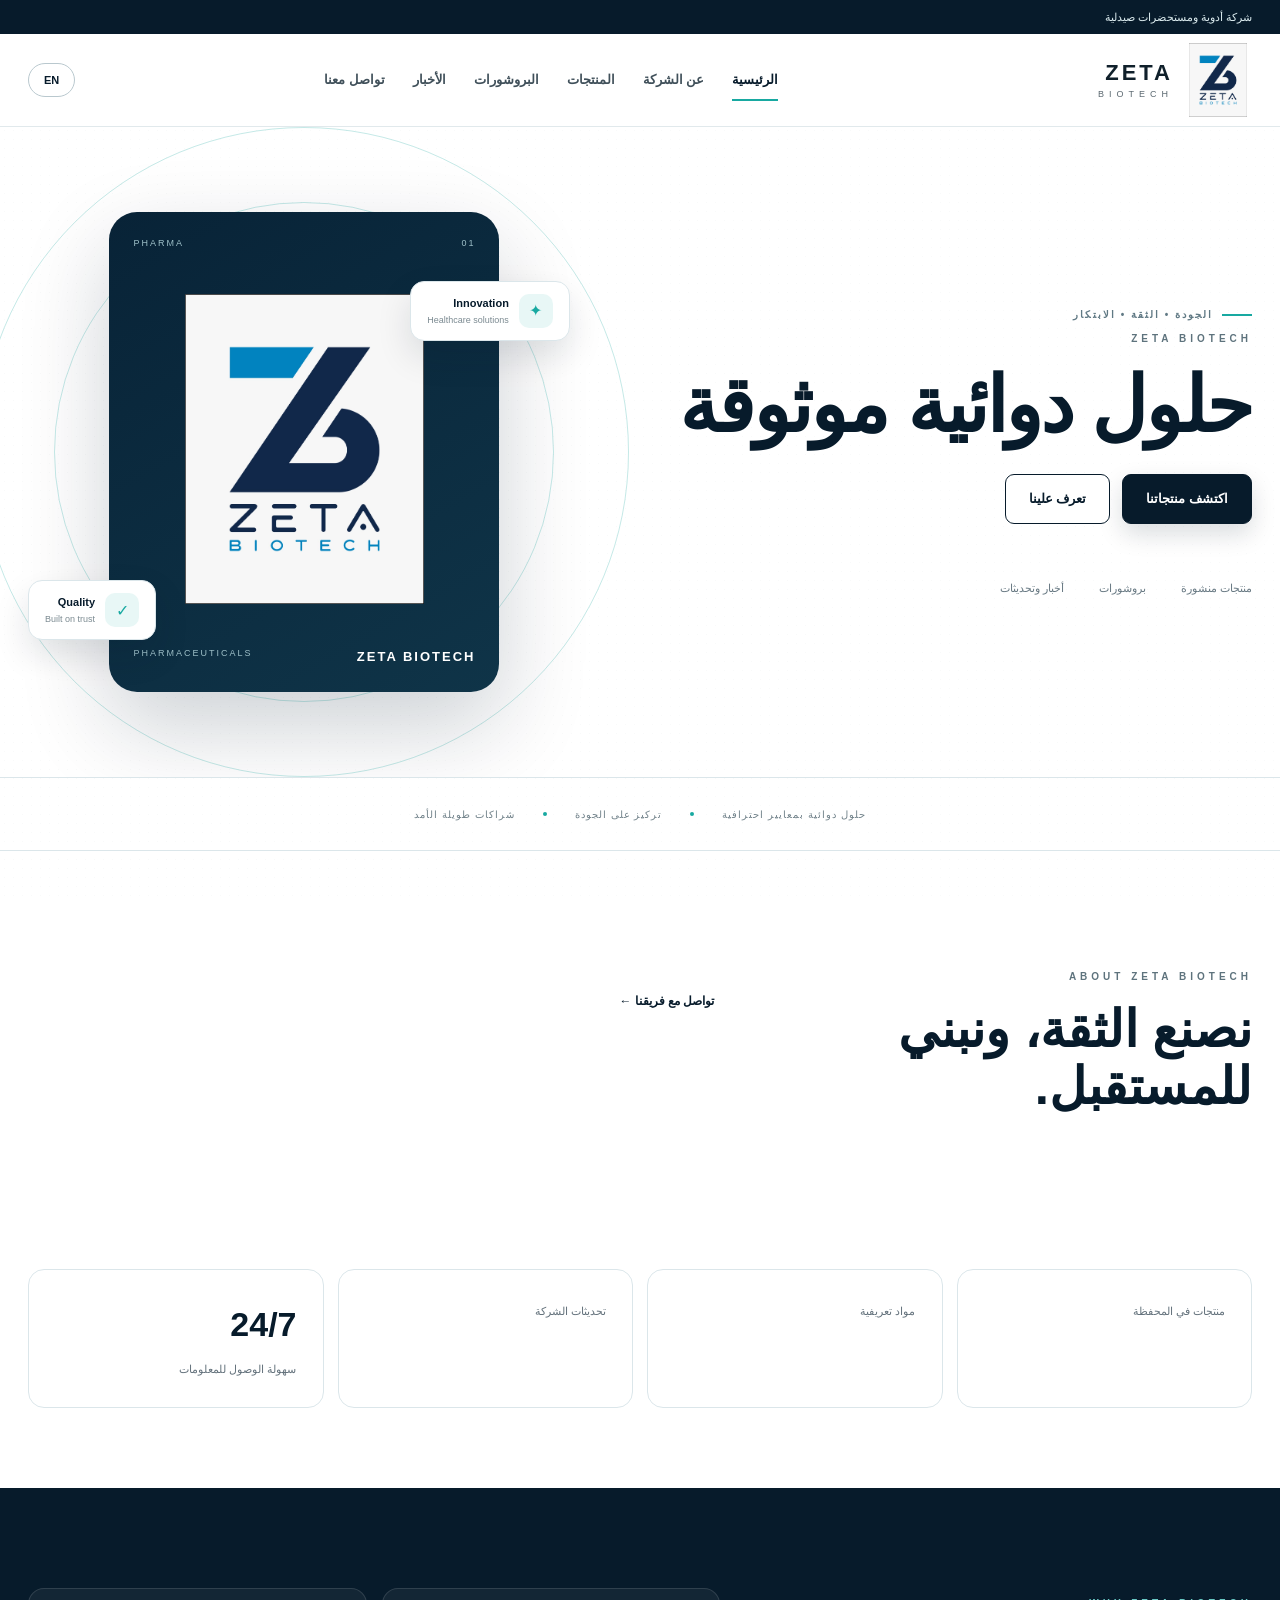
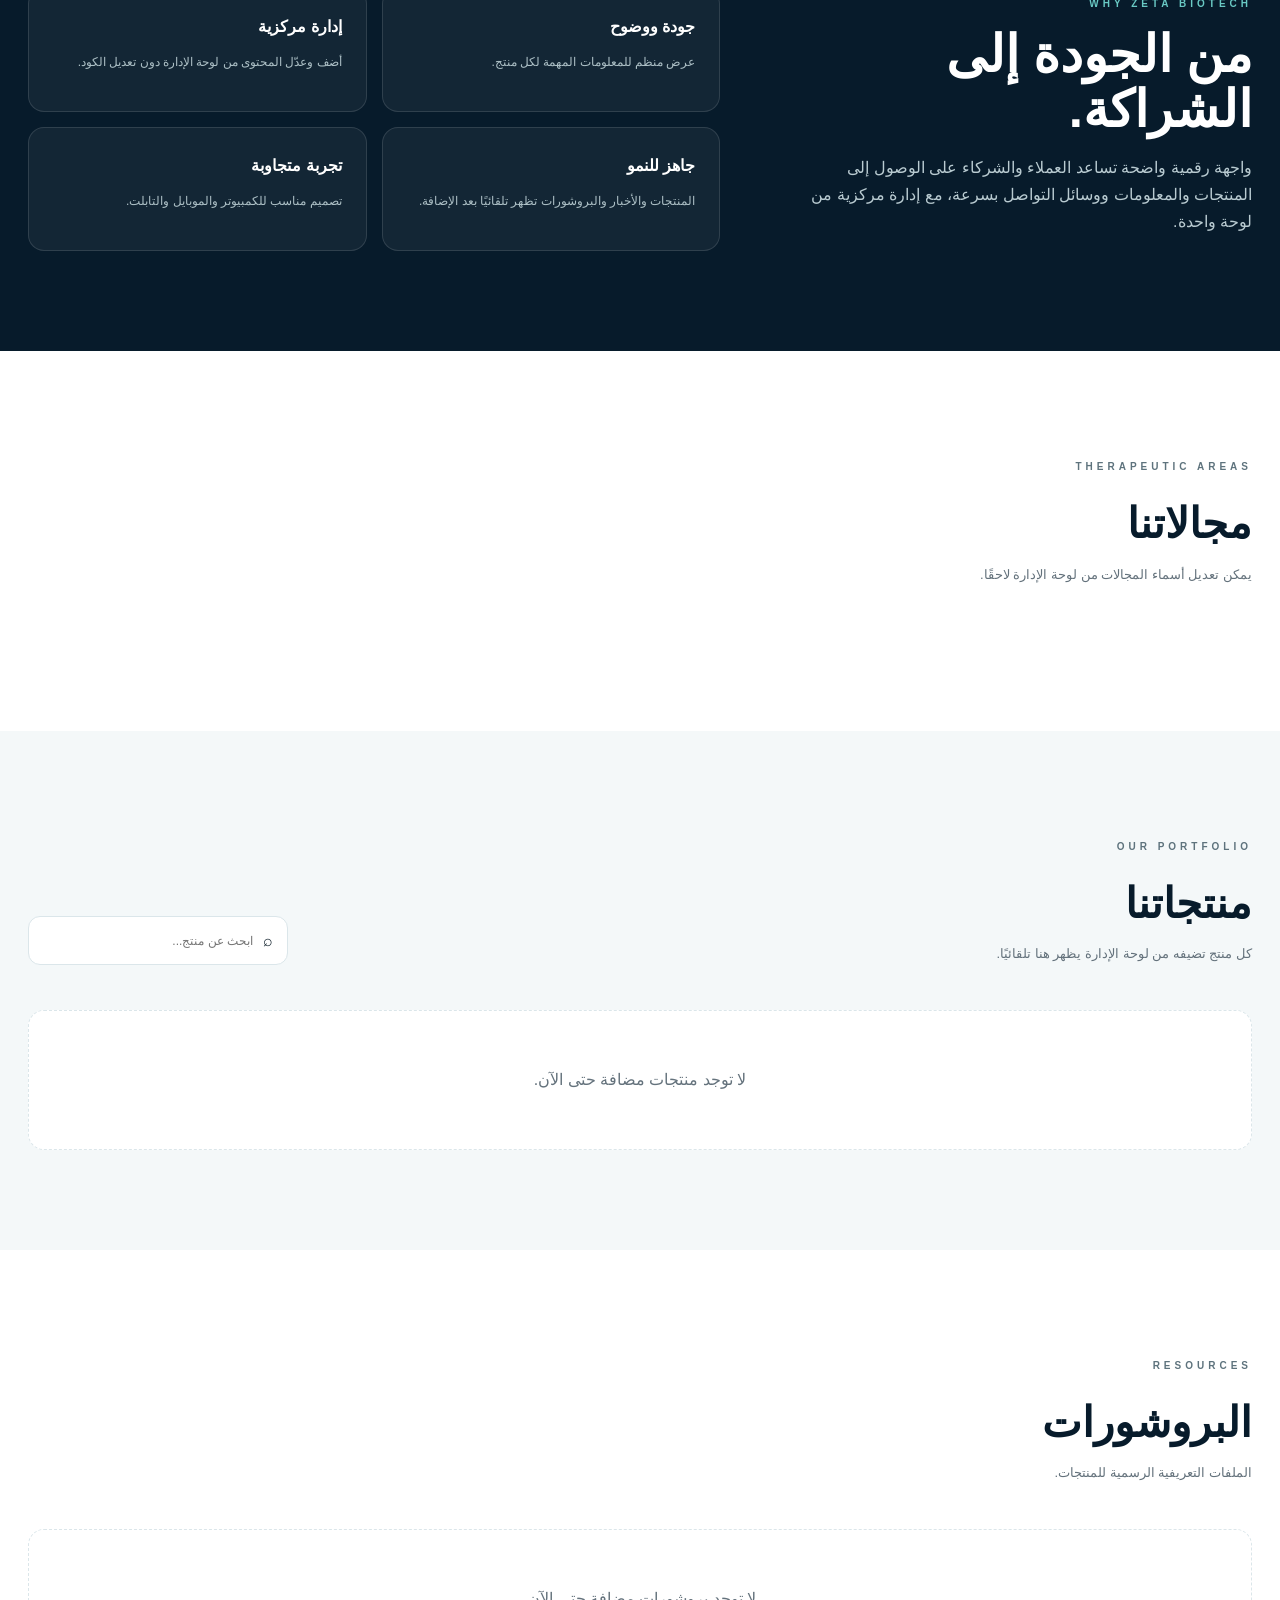
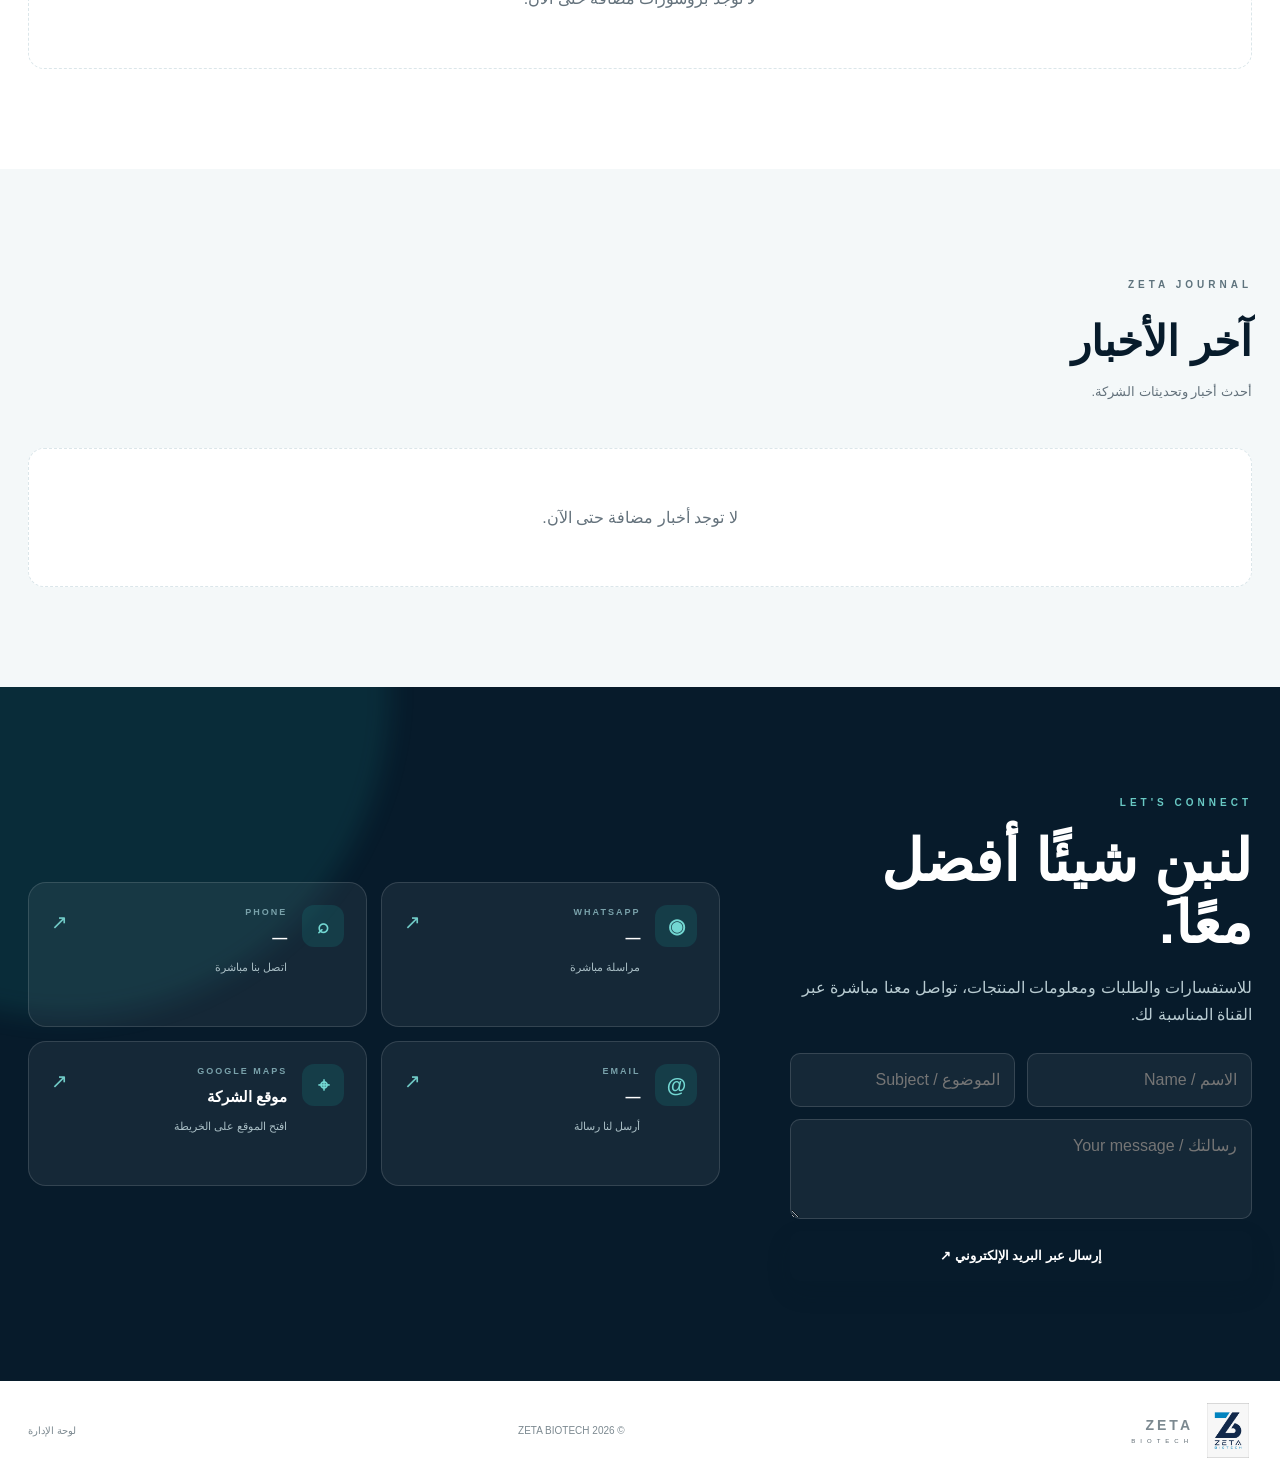
<file: index.html>
<!doctype html><html lang="ar" dir="rtl"><head><meta charset="utf-8"><meta name="viewport" content="width=device-width,initial-scale=1"><meta name="description" id="metaDescription" content="ZETA BIOTECH — شركة أدوية وحلول صحية"><meta name="robots" content="index,follow"><meta name="author" content="ZETA BIOTECH"><link rel="canonical" href="https://zeta-biotech.zeta-biotech.workers.dev/"><meta name="theme-color" content="#071b2b"><meta property="og:type" content="website"><meta property="og:url" content="https://zeta-biotech.zeta-biotech.workers.dev/"><meta property="og:title" content="ZETA BIOTECH"><meta property="og:description" id="ogDescription" content="ZETA BIOTECH — Pharmaceuticals Company"><meta property="og:image" content="https://zeta-biotech.zeta-biotech.workers.dev/WhatsApp%20Image%202026-09-03%20at%2011.11.04%20PM.jpeg"><meta name="twitter:card" content="summary_large_image"><title id="pageTitle">ZETA BIOTECH</title><link rel="icon" href="/WhatsApp%20Image%202026-09-03%20at%2011.11.04%20PM.jpeg"><link rel="manifest" href="/site.webmanifest"><link rel="stylesheet" href="styles.css"><script type="application/ld+json" id="orgSchema">{"@context":"https://schema.org","@type":"Organization","name":"ZETA BIOTECH","url":"https://zeta-biotech.zeta-biotech.workers.dev/","logo":"https://zeta-biotech.zeta-biotech.workers.dev/WhatsApp%20Image%202026-09-03%20at%2011.11.04%20PM.jpeg"}</script></head><body><div class="topbar"><div class="container topbar-inner"><span data-ar="شركة أدوية ومستحضرات صيدلية" data-en="Pharmaceutical & Healthcare Company">شركة أدوية ومستحضرات صيدلية</span><span id="topContact"></span></div></div><header class="header"><div class="container header-inner"><a class="logo" href="#home"><img src="/WhatsApp%20Image%202026-09-03%20at%2011.11.04%20PM.jpeg" alt="ZETA BIOTECH"><span><b>ZETA</b><small>BIOTECH</small></span></a><button class="menu" id="menu" aria-label="Menu">☰</button><nav id="nav"><a class="active" href="#home" data-ar="الرئيسية" data-en="Home">الرئيسية</a><a href="#about" data-ar="عن الشركة" data-en="About">عن الشركة</a><a href="#products" data-ar="المنتجات" data-en="Products">المنتجات</a><a href="#brochures" data-ar="البروشورات" data-en="Brochures">البروشورات</a><a href="#news" data-ar="الأخبار" data-en="News">الأخبار</a><a href="#contact" data-ar="تواصل معنا" data-en="Contact">تواصل معنا</a></nav><button class="language" id="language">EN</button></div></header><main><section class="hero" id="home"><div class="container hero-grid"><div class="hero-copy"><div class="eyebrow"><span></span><span data-ar="الجودة • الثقة • الابتكار" data-en="QUALITY • TRUST • INNOVATION">الجودة • الثقة • الابتكار</span></div><span class="kicker">ZETA BIOTECH</span><h1 id="heroTitle">حلول دوائية موثوقة</h1><p id="heroText">نضع الجودة والاحترافية في قلب كل منتج.</p><div class="hero-actions"><a class="btn primary" href="#products" data-ar="اكتشف منتجاتنا" data-en="Explore Products">اكتشف منتجاتنا <span>←</span></a><a class="btn ghost" href="#about" data-ar="تعرف علينا" data-en="Discover ZETA">تعرف علينا</a></div><div class="hero-stats"><div><b id="heroProducts">0</b><span data-ar="منتجات منشورة" data-en="Published products">منتجات منشورة</span></div><div><b id="heroBrochures">0</b><span data-ar="بروشورات" data-en="Brochures">بروشورات</span></div><div><b id="heroNews">0</b><span data-ar="أخبار وتحديثات" data-en="News & updates">أخبار وتحديثات</span></div></div></div><div class="hero-visual"><div class="visual-orbit orbit-a"></div><div class="visual-orbit orbit-b"></div><div class="visual-card"><div class="visual-top"><span>01</span><span>PHARMA</span></div><img src="/WhatsApp%20Image%202026-09-03%20at%2011.11.04%20PM.jpeg" alt="ZETA BIOTECH"><div class="visual-bottom"><b>ZETA BIOTECH</b><span>PHARMACEUTICALS</span></div></div><div class="floating-chip chip-one"><span>✦</span><div><b>Innovation</b><small>Healthcare solutions</small></div></div><div class="floating-chip chip-two"><span>✓</span><div><b>Quality</b><small>Built on trust</small></div></div></div></div></section><section class="trust-strip"><div class="container trust-inner"><span data-ar="حلول دوائية بمعايير احترافية" data-en="Professional pharmaceutical solutions">حلول دوائية بمعايير احترافية</span><i></i><span data-ar="تركيز على الجودة" data-en="Quality focused">تركيز على الجودة</span><i></i><span data-ar="شراكات طويلة الأمد" data-en="Long-term partnerships">شراكات طويلة الأمد</span></div></section><section class="intro" id="about"><div class="container split"><div class="section-title"><span class="kicker">ABOUT ZETA BIOTECH</span><h2 data-ar="نصنع الثقة، ونبني للمستقبل." data-en="Building trust. Creating the future.">نصنع الثقة، ونبني للمستقبل.</h2></div><div class="intro-copy"><p id="aboutText">أضف نبذة شركتك من لوحة الإدارة.</p><a class="text-link" href="#contact" data-ar="تواصل مع فريقنا ←" data-en="Talk to our team →">تواصل مع فريقنا ←</a></div></div></section><section class="stats-section"><div class="container stats-grid"><div class="stat-box"><b id="statProducts">0</b><span data-ar="منتجات في المحفظة" data-en="Products in portfolio">منتجات في المحفظة</span></div><div class="stat-box"><b id="statBrochures">0</b><span data-ar="مواد تعريفية" data-en="Product resources">مواد تعريفية</span></div><div class="stat-box"><b id="statNews">0</b><span data-ar="تحديثات الشركة" data-en="Company updates">تحديثات الشركة</span></div><div class="stat-box"><b>24/7</b><span data-ar="سهولة الوصول للمعلومات" data-en="Information access">سهولة الوصول للمعلومات</span></div></div></section><section class="why"><div class="container why-grid"><div><span class="kicker" style="color:#69c9c4">WHY ZETA BIOTECH</span><h2 data-ar="من الجودة إلى الشراكة." data-en="From quality to partnership.">من الجودة إلى الشراكة.</h2><p class="why-copy" data-ar="واجهة رقمية واضحة تساعد العملاء والشركاء على الوصول إلى المنتجات والمعلومات ووسائل التواصل بسرعة، مع إدارة مركزية من لوحة واحدة." data-en="A clear digital experience that helps customers and partners reach products, information and contact channels quickly, managed centrally from one dashboard.">واجهة رقمية واضحة تساعد العملاء والشركاء على الوصول إلى المنتجات والمعلومات ووسائل التواصل بسرعة، مع إدارة مركزية من لوحة واحدة.</p></div><div class="why-list"><div class="why-item"><b data-ar="جودة ووضوح" data-en="Quality & clarity">جودة ووضوح</b><span data-ar="عرض منظم للمعلومات المهمة لكل منتج." data-en="Structured presentation of essential product information.">عرض منظم للمعلومات المهمة لكل منتج.</span></div><div class="why-item"><b data-ar="إدارة مركزية" data-en="Central management">إدارة مركزية</b><span data-ar="أضف وعدّل المحتوى من لوحة الإدارة دون تعديل الكود." data-en="Add and edit content from the admin panel without changing code.">أضف وعدّل المحتوى من لوحة الإدارة دون تعديل الكود.</span></div><div class="why-item"><b data-ar="جاهز للنمو" data-en="Built to scale">جاهز للنمو</b><span data-ar="المنتجات والأخبار والبروشورات تظهر تلقائيًا بعد الإضافة." data-en="Products, news and brochures appear automatically after publishing.">المنتجات والأخبار والبروشورات تظهر تلقائيًا بعد الإضافة.</span></div><div class="why-item"><b data-ar="تجربة متجاوبة" data-en="Responsive experience">تجربة متجاوبة</b><span data-ar="تصميم مناسب للكمبيوتر والموبايل والتابلت." data-en="Designed for desktop, tablet and mobile.">تصميم مناسب للكمبيوتر والموبايل والتابلت.</span></div></div></div></section><section class="areas"><div class="container"><div class="section-head"><div><span class="kicker">THERAPEUTIC AREAS</span><h2 data-ar="مجالاتنا" data-en="Our Focus Areas">مجالاتنا</h2><p data-ar="يمكن تعديل أسماء المجالات من لوحة الإدارة لاحقًا." data-en="Focus areas can be customized from the admin panel later.">يمكن تعديل أسماء المجالات من لوحة الإدارة لاحقًا.</p></div></div><div class="areas-grid" id="areasGrid"></div></div></section><section class="section gray" id="products"><div class="container"><div class="section-head"><div><span class="kicker">OUR PORTFOLIO</span><h2 data-ar="منتجاتنا" data-en="Our Products">منتجاتنا</h2><p data-ar="كل منتج تضيفه من لوحة الإدارة يظهر هنا تلقائيًا." data-en="Every product added from the admin panel appears here automatically.">كل منتج تضيفه من لوحة الإدارة يظهر هنا تلقائيًا.</p></div><div class="search"><span>⌕</span><input id="productSearch" type="search" placeholder="ابحث عن منتج..." aria-label="Product search"></div></div><div class="grid" id="productsGrid"></div></div></section><section class="section" id="brochures"><div class="container"><div class="section-head"><div><span class="kicker">RESOURCES</span><h2 data-ar="البروشورات" data-en="Brochures">البروشورات</h2><p data-ar="الملفات التعريفية الرسمية للمنتجات." data-en="Official product resources.">الملفات التعريفية الرسمية للمنتجات.</p></div></div><div class="grid" id="brochuresGrid"></div></div></section><section class="section gray" id="news"><div class="container"><div class="section-head"><div><span class="kicker">ZETA JOURNAL</span><h2 data-ar="آخر الأخبار" data-en="Latest News">آخر الأخبار</h2><p data-ar="أحدث أخبار وتحديثات الشركة." data-en="Company news and updates.">أحدث أخبار وتحديثات الشركة.</p></div></div><div class="grid" id="newsGrid"></div></div></section><section class="contact" id="contact"><div class="contact-glow"></div><div class="container"><div class="contact-card"><div class="contact-copy"><span class="kicker">LET'S CONNECT</span><h2 data-ar="لنبنِ شيئًا أفضل معًا." data-en="Let's build something better together.">لنبنِ شيئًا أفضل معًا.</h2><p data-ar="للاستفسارات والطلبات ومعلومات المنتجات، تواصل معنا مباشرة عبر القناة المناسبة لك." data-en="For inquiries, orders and product information, reach us directly through the channel that suits you.">للاستفسارات والطلبات ومعلومات المنتجات، تواصل معنا مباشرة عبر القناة المناسبة لك.</p><form class="contact-form" id="contactForm"><input id="contactName" required placeholder="الاسم / Name"><input id="contactSubject" placeholder="الموضوع / Subject"><textarea id="contactMessage" required placeholder="رسالتك / Your message"></textarea><button class="btn primary" type="submit" data-ar="إرسال عبر البريد الإلكتروني ↗" data-en="Send by email ↗">إرسال عبر البريد الإلكتروني ↗</button></form></div><div class="contact-cards"><a class="contact-item whatsapp-card" id="whatsappLink" target="_blank" rel="noopener"><span class="contact-icon">◉</span><div><span class="contact-label">WHATSAPP</span><b id="whatsapp">—</b><small data-ar="مراسلة مباشرة" data-en="Start a conversation">مراسلة مباشرة</small></div><em>↗</em></a><a class="contact-item phone-card" id="phoneLink"><span class="contact-icon">⌕</span><div><span class="contact-label">PHONE</span><b id="phone">—</b><small data-ar="اتصل بنا مباشرة" data-en="Call us directly">اتصل بنا مباشرة</small></div><em>↗</em></a><a class="contact-item email-card" id="emailLink"><span class="contact-icon">@</span><div><span class="contact-label">EMAIL</span><b id="email">—</b><small data-ar="أرسل لنا رسالة" data-en="Send us an email">أرسل لنا رسالة</small></div><em>↗</em></a><a class="contact-item maps-card" id="mapsLink" target="_blank" rel="noopener"><span class="contact-icon">⌖</span><div><span class="contact-label">GOOGLE MAPS</span><b data-ar="موقع الشركة" data-en="Company Location">موقع الشركة</b><small data-ar="افتح الموقع على الخريطة" data-en="Open location on map">افتح الموقع على الخريطة</small></div><em>↗</em></a></div></div></div></section></main><footer><div class="container footer-inner"><div class="logo footer-logo"><img src="/WhatsApp%20Image%202026-09-03%20at%2011.11.04%20PM.jpeg" alt=""><span><b>ZETA</b><small>BIOTECH</small></span></div><div class="footer-copy"><span>© <span id="year"></span> ZETA BIOTECH</span><span id="footerText">جميع الحقوق محفوظة</span></div><a href="admin/" data-ar="لوحة الإدارة" data-en="Admin">لوحة الإدارة</a></div></footer><script src="app.js"></script></body></html>
</file>
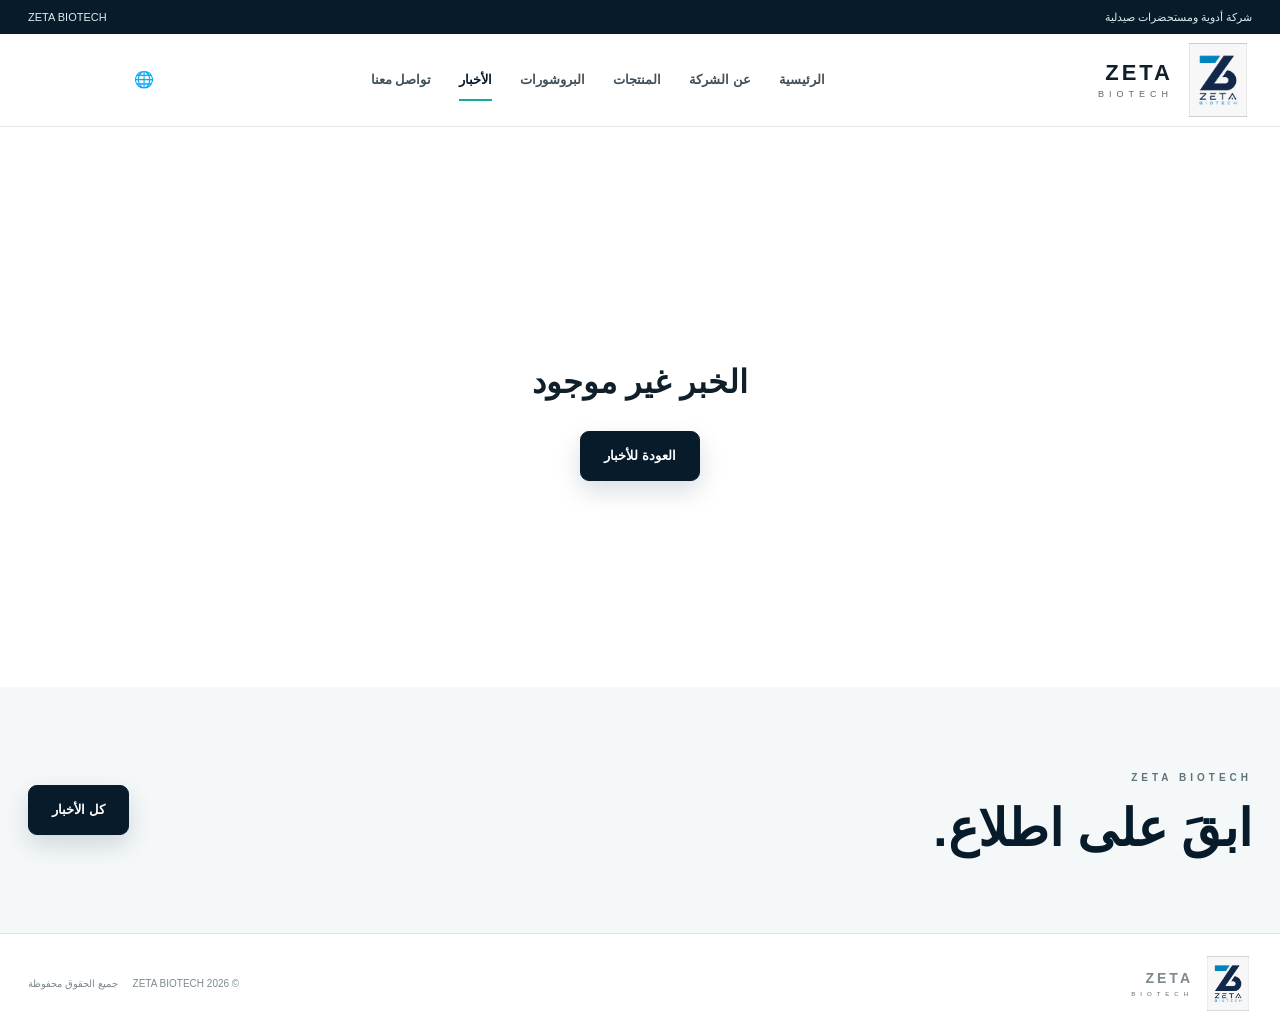
<file: news-details.html>
<!doctype html><html lang="ar" dir="rtl"><head><meta charset="utf-8"><meta name="viewport" content="width=device-width,initial-scale=1"><meta name="description" id="metaDescription" content="ZETA BIOTECH — News"><meta name="robots" content="index,follow"><meta name="theme-color" content="#071b2b"><title>ZETA BIOTECH — News</title><link rel="canonical" href="https://zeta-biotech.com/news-details.html"><link rel="icon" href="/WhatsApp%20Image%202026-09-03%20at%2011.11.04%20PM.jpeg"><link rel="stylesheet" href="styles.css"></head><body><div class="topbar"><div class="container topbar-inner"><span data-ar="شركة أدوية ومستحضرات صيدلية" data-en="Pharmaceutical & Healthcare Company">شركة أدوية ومستحضرات صيدلية</span><span>ZETA BIOTECH</span></div></div><header class="header"><div class="container header-inner"><a class="logo" href="index.html#home"><img src="/WhatsApp%20Image%202026-09-03%20at%2011.11.04%20PM.jpeg" alt="ZETA BIOTECH"><span><b>ZETA</b><small>BIOTECH</small></span></a><button class="menu" id="menu">☰</button><nav id="nav"><a href="index.html#home" data-ar="الرئيسية" data-en="Home">الرئيسية</a><a href="index.html#about" data-ar="عن الشركة" data-en="About">عن الشركة</a><a href="index.html#products" data-ar="المنتجات" data-en="Products">المنتجات</a><a href="index.html#brochures" data-ar="البروشورات" data-en="Brochures">البروشورات</a><a class="active" href="index.html#news" data-ar="الأخبار" data-en="News">الأخبار</a><a href="index.html#contact" data-ar="تواصل معنا" data-en="Contact">تواصل معنا</a></nav><button class="language" id="language">EN</button></div></header><main id="newsDetail"></main><section class="detail-footer"><div class="container"><div><span class="kicker">ZETA BIOTECH</span><h2 data-ar="ابقَ على اطلاع." data-en="Stay informed.">ابقَ على اطلاع.</h2></div><a class="btn primary" href="index.html#news" data-ar="كل الأخبار" data-en="All News">كل الأخبار ↗</a></div></section><footer><div class="container footer-inner"><div class="logo footer-logo"><img src="/WhatsApp%20Image%202026-09-03%20at%2011.11.04%20PM.jpeg" alt=""><span><b>ZETA</b><small>BIOTECH</small></span></div><div class="footer-copy"><span>© <span id="year"></span> ZETA BIOTECH</span><span data-ar="جميع الحقوق محفوظة" data-en="All rights reserved">جميع الحقوق محفوظة</span></div></div></footer><script src="app.js"></script><script src="zeta-translation-engine.js?v=20260905"></script></body></html>
</file>
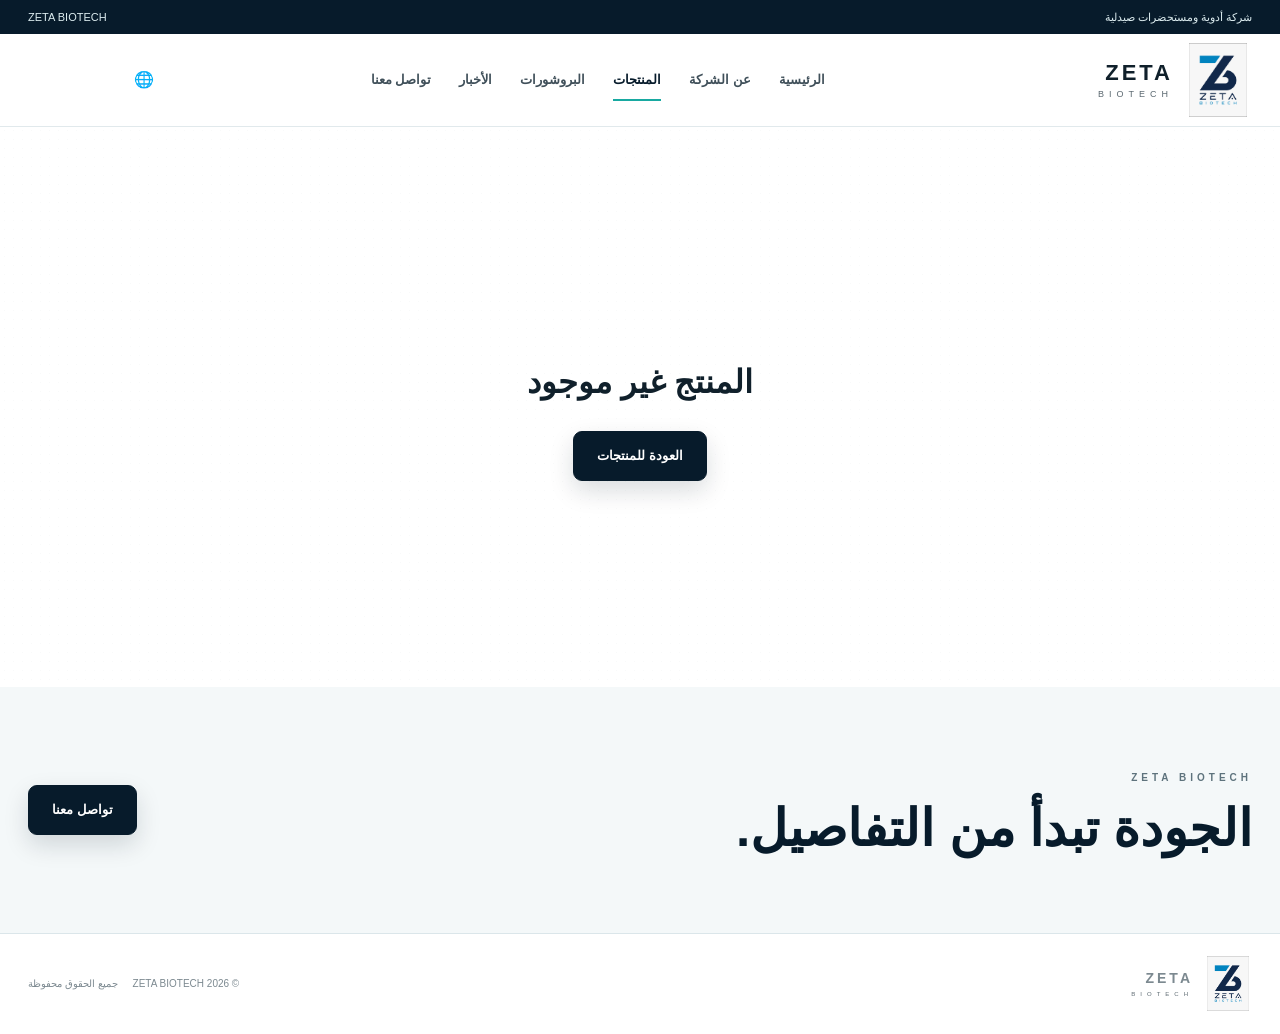
<file: product-details.html>
<!doctype html><html lang="ar" dir="rtl"><head><meta charset="utf-8"><meta name="viewport" content="width=device-width,initial-scale=1"><meta name="description" id="metaDescription" content="ZETA BIOTECH — Product Details"><meta name="robots" content="index,follow"><meta name="theme-color" content="#071b2b"><meta property="og:type" content="product"><title>ZETA BIOTECH — Product</title><link rel="canonical" href="https://zeta-biotech.com/product-details.html"><link rel="icon" href="/WhatsApp%20Image%202026-09-03%20at%2011.11.04%20PM.jpeg"><link rel="stylesheet" href="styles.css"></head><body><div class="topbar"><div class="container topbar-inner"><span data-ar="شركة أدوية ومستحضرات صيدلية" data-en="Pharmaceutical & Healthcare Company">شركة أدوية ومستحضرات صيدلية</span><span>ZETA BIOTECH</span></div></div><header class="header"><div class="container header-inner"><a class="logo" href="index.html#home"><img src="/WhatsApp%20Image%202026-09-03%20at%2011.11.04%20PM.jpeg" alt="ZETA BIOTECH"><span><b>ZETA</b><small>BIOTECH</small></span></a><button class="menu" id="menu">☰</button><nav id="nav"><a href="index.html#home" data-ar="الرئيسية" data-en="Home">الرئيسية</a><a href="index.html#about" data-ar="عن الشركة" data-en="About">عن الشركة</a><a class="active" href="index.html#products" data-ar="المنتجات" data-en="Products">المنتجات</a><a href="index.html#brochures" data-ar="البروشورات" data-en="Brochures">البروشورات</a><a href="index.html#news" data-ar="الأخبار" data-en="News">الأخبار</a><a href="index.html#contact" data-ar="تواصل معنا" data-en="Contact">تواصل معنا</a></nav><button class="language" id="language">EN</button></div></header><main id="productDetail"></main><section class="detail-footer"><div class="container"><div><span class="kicker">ZETA BIOTECH</span><h2 data-ar="الجودة تبدأ من التفاصيل." data-en="Quality starts with the details.">الجودة تبدأ من التفاصيل.</h2></div><a class="btn primary" href="index.html#contact" data-ar="تواصل معنا" data-en="Contact Us">تواصل معنا ↗</a></div></section><footer><div class="container footer-inner"><div class="logo footer-logo"><img src="/WhatsApp%20Image%202026-09-03%20at%2011.11.04%20PM.jpeg" alt=""><span><b>ZETA</b><small>BIOTECH</small></span></div><div class="footer-copy"><span>© <span id="year"></span> ZETA BIOTECH</span><span data-ar="جميع الحقوق محفوظة" data-en="All rights reserved">جميع الحقوق محفوظة</span></div></div></footer><script src="app.js"></script><script src="zeta-translation-engine.js?v=20260905"></script></body></html>
</file>
<file: styles.css>
:root{--navy:#071b2b;--navy2:#0d2f43;--teal:#18a9a1;--teal2:#64d7d0;--mint:#e8f7f6;--ink:#10202b;--muted:#64727c;--line:#dbe6ea;--soft:#f4f8f9;--white:#fff;--max:1240px;--shadow:0 20px 55px rgba(7,27,43,.09)}*{box-sizing:border-box}html{scroll-behavior:smooth}body{margin:0;color:var(--ink);background:#fff;font-family:Arial,"Segoe UI",Tahoma,sans-serif;line-height:1.7}body:before{content:"";position:fixed;inset:0;pointer-events:none;opacity:.025;background-image:radial-gradient(#071b2b .7px,transparent .7px);background-size:9px 9px;z-index:-1}a{text-decoration:none;color:inherit}button,input,textarea{font:inherit}.container{width:min(var(--max),calc(100% - 56px));margin:auto}.topbar{background:var(--navy);color:#dcecef;font-size:11px}.topbar-inner{height:34px;display:flex;justify-content:space-between;align-items:center}.header{position:sticky;top:0;z-index:50;background:rgba(255,255,255,.96);backdrop-filter:blur(18px);border-bottom:1px solid rgba(220,229,233,.85)}.header-inner{min-height:92px;display:flex;align-items:center;gap:28px}.logo{display:flex;align-items:center;gap:11px;min-width:225px}.logo img{width:68px;height:74px;object-fit:contain}.logo b,.logo small{display:block;line-height:1;letter-spacing:3px}.logo b{font-size:22px}.logo small{font-size:9px;letter-spacing:5px;margin-top:6px;color:#5b6870}.header nav{display:flex;align-items:center;justify-content:center;gap:28px;flex:1}.header nav a{position:relative;font-size:13px;font-weight:700;color:#40505a;padding:34px 0}.header nav a:after{content:"";position:absolute;right:0;left:0;bottom:24px;height:2px;background:var(--teal);transform:scaleX(0);transition:.25s}.header nav a:hover,.header nav a.active{color:var(--navy)}.header nav a:hover:after,.header nav a.active:after{transform:scaleX(1)}.language,.menu{border:1px solid #b9c8ce;background:#fff;border-radius:999px;cursor:pointer;color:var(--navy)}.language{padding:7px 15px;font-size:11px;font-weight:800}.menu{display:none;padding:8px 11px;font-size:18px}.kicker{font-size:10px;letter-spacing:4px;color:#5e737d;font-weight:800}.btn{display:inline-flex;align-items:center;justify-content:center;gap:12px;padding:13px 23px;border-radius:9px;border:1px solid var(--navy);font-size:13px;font-weight:800;transition:.25s}.btn.primary{background:var(--navy);color:#fff;box-shadow:0 10px 25px rgba(7,27,43,.15)}.btn.primary:hover{background:var(--teal);border-color:var(--teal);transform:translateY(-2px)}.btn.ghost{background:#fff;color:var(--navy)}.btn.ghost:hover{background:var(--mint);transform:translateY(-2px)}.hero{position:relative;overflow:hidden}.hero-grid{min-height:650px;display:grid;grid-template-columns:1.05fr .95fr;gap:60px;align-items:center}.hero-copy{padding:70px 0}.hero-copy h1{font-size:clamp(48px,6vw,82px);line-height:1.02;color:var(--navy);margin:15px 0 20px;letter-spacing:-2px}.hero-copy>p{font-size:18px;color:var(--muted);max-width:590px}.eyebrow{display:flex;align-items:center;gap:9px;color:#607984;font-size:10px;letter-spacing:2px;font-weight:800}.eyebrow>span:first-child{width:30px;height:2px;background:var(--teal)}.hero-actions{display:flex;gap:12px;margin-top:30px;flex-wrap:wrap}.hero-stats{display:flex;gap:35px;margin-top:55px}.hero-stats div{display:flex;flex-direction:column}.hero-stats b{font-size:16px;color:var(--teal);letter-spacing:1px}.hero-stats span{font-size:11px;color:#687983}.hero-visual{position:relative;min-height:570px;display:grid;place-items:center}.visual-card{width:min(390px,80%);height:480px;border-radius:28px;background:linear-gradient(150deg,#082337,#0f3448);padding:24px;box-shadow:0 35px 90px rgba(7,27,43,.2);display:flex;flex-direction:column;justify-content:space-between;position:relative;z-index:2}.visual-top,.visual-bottom{display:flex;justify-content:space-between;color:#9ec0c8;font-size:9px;letter-spacing:2px}.visual-card img{width:100%;height:310px;object-fit:contain}.visual-bottom b{color:#fff;font-size:13px}.floating-chip{position:absolute;z-index:3;display:flex;align-items:center;gap:10px;background:#fff;border:1px solid var(--line);box-shadow:0 15px 35px rgba(7,27,43,.12);padding:12px 16px;border-radius:14px}.floating-chip>span{width:34px;height:34px;border-radius:10px;background:var(--mint);color:var(--teal);display:grid;place-items:center}.floating-chip b,.floating-chip small{display:block}.floating-chip b{font-size:11px;color:var(--navy)}.floating-chip small{font-size:9px;color:#7b8a91}.chip-one{right:2%;top:20%}.chip-two{left:0;bottom:17%}.visual-orbit{position:absolute;border:1px solid rgba(24,169,161,.25);border-radius:50%}.orbit-a{width:500px;height:500px}.orbit-b{width:650px;height:650px}.trust-strip{border-top:1px solid var(--line);border-bottom:1px solid var(--line)}.trust-inner{min-height:72px;display:flex;justify-content:center;align-items:center;gap:28px;color:#71828a;font-size:10px;letter-spacing:1px}.trust-inner i{width:4px;height:4px;background:var(--teal);border-radius:50%}.intro{padding:110px 0}.split{display:grid;grid-template-columns:.8fr 1.2fr;gap:80px}.section-title h2{font-size:clamp(38px,4vw,58px);line-height:1.1;color:var(--navy);margin:14px 0}.intro-copy p{font-size:19px;color:var(--muted);max-width:680px;margin:0 0 25px;white-space:pre-line}.text-link{color:var(--navy);font-size:12px;font-weight:800}.section{padding:100px 0}.gray{background:var(--soft)}.section-head{display:flex;justify-content:space-between;align-items:end;gap:30px;margin-bottom:45px}.section-head h2{font-size:42px;color:var(--navy);margin:10px 0 4px}.section-head p{margin:0;color:var(--muted);font-size:13px}.search{border:1px solid var(--line);background:#fff;border-radius:12px;padding:10px 14px;display:flex;gap:8px;align-items:center;min-width:260px}.search input{border:0;outline:0;width:100%;font-size:12px}.grid{display:grid;grid-template-columns:repeat(3,1fr);gap:20px}.card{background:#fff;border:1px solid var(--line);border-radius:18px;overflow:hidden;transition:.25s}.card:hover{transform:translateY(-5px);box-shadow:var(--shadow)}.card-image{width:100%;height:230px;object-fit:contain;background:#f4f8f8;display:block}.card-body{padding:22px}.card h3{color:var(--navy);font-size:20px;margin:8px 0}.card p{color:var(--muted);font-size:13px;min-height:50px;white-space:pre-line}.meta{font-size:11px;color:#78909a}.card-actions{display:flex;gap:9px;flex-wrap:wrap;margin-top:18px}.small-btn{display:inline-flex;align-items:center;gap:7px;border:1px solid var(--line);padding:9px 13px;border-radius:8px;font-size:11px;font-weight:800;color:var(--navy);background:#fff}.small-btn:hover{border-color:var(--teal);color:var(--teal)}.empty{grid-column:1/-1;padding:55px;text-align:center;color:var(--muted);border:1px dashed var(--line);border-radius:16px;background:#fff}.stats-section{padding:30px 0 80px}.stats-grid{display:grid;grid-template-columns:repeat(4,1fr);gap:14px}.stat-box{padding:26px;border:1px solid var(--line);background:#fff;border-radius:16px}.stat-box b{display:block;font-size:34px;color:var(--navy)}.stat-box span{font-size:11px;color:var(--muted)}.why{padding:100px 0;background:var(--navy);color:#fff}.why-grid{display:grid;grid-template-columns:.8fr 1.2fr;gap:70px}.why h2{font-size:clamp(38px,4vw,58px);line-height:1.08;margin:12px 0;color:#fff}.why-copy{color:#b9cbd1}.why-list{display:grid;grid-template-columns:1fr 1fr;gap:15px}.why-item{padding:24px;border:1px solid rgba(255,255,255,.12);border-radius:16px;background:rgba(255,255,255,.05)}.why-item b{display:block;color:#fff;margin-bottom:7px}.why-item span{font-size:12px;color:#adc0c6}.areas{padding:100px 0}.areas-grid{display:grid;grid-template-columns:repeat(4,1fr);gap:14px}.area{padding:25px;border:1px solid var(--line);border-radius:16px;background:linear-gradient(145deg,#fff,#f3f8f8);min-height:145px}.area b{display:block;color:var(--navy);font-size:18px;margin-bottom:10px}.area span{font-size:11px;color:var(--muted)}.contact{position:relative;overflow:hidden;background:var(--navy);padding:100px 0}.contact-glow{position:absolute;width:650px;height:650px;border-radius:50%;background:rgba(24,169,161,.12);filter:blur(12px);left:-260px;top:-320px}.contact-card{position:relative;z-index:1;display:grid;grid-template-columns:.8fr 1.2fr;gap:70px;align-items:center}.contact-copy .kicker{color:#69c9c4}.contact-copy h2{font-size:clamp(38px,4.5vw,64px);line-height:1.08;color:#fff;margin:15px 0 20px}.contact-copy p{color:#b8cbd1;max-width:500px;font-size:16px}.contact-cards{display:grid;grid-template-columns:1fr 1fr;gap:14px}.contact-item{min-height:145px;border:1px solid rgba(255,255,255,.13);background:rgba(255,255,255,.06);border-radius:18px;padding:22px;display:flex;align-items:flex-start;gap:15px;color:#fff;transition:.25s;position:relative}.contact-item:hover{transform:translateY(-5px);border-color:rgba(24,169,161,.6)}.contact-icon{width:42px;height:42px;border-radius:12px;background:rgba(24,169,161,.16);color:#73d7d2;display:grid;place-items:center;font-size:20px;font-weight:700;flex:none}.contact-item>div{min-width:0}.contact-label{display:block;font-size:9px;letter-spacing:2px;color:#79a1aa;font-weight:800;margin-bottom:5px}.contact-item b{display:block;font-size:15px;overflow-wrap:anywhere;color:#fff}.contact-item small{display:block;color:#a8bdc4;font-size:11px;margin-top:7px}.contact-item em{margin-inline-start:auto;color:#71cbc7;font-style:normal;font-size:20px}.contact-form{margin-top:25px;display:grid;grid-template-columns:1fr 1fr;gap:12px}.contact-form input,.contact-form textarea{width:100%;padding:12px 14px;border:1px solid rgba(255,255,255,.14);background:rgba(255,255,255,.06);border-radius:10px;color:#fff;outline:0}.contact-form textarea{grid-column:1/-1;min-height:100px;resize:vertical}.contact-form button{grid-column:1/-1}.product-detail-hero{position:relative;overflow:hidden;background:linear-gradient(135deg,#f9fcfc,#fff 55%,#eef8f7);border-bottom:1px solid var(--line)}.detail-glow{position:absolute;width:620px;height:620px;border-radius:50%;background:rgba(24,169,161,.09);filter:blur(8px);left:-260px;top:-230px}.product-detail-grid{min-height:680px;display:grid;grid-template-columns:.9fr 1.1fr;gap:95px;align-items:center;padding:70px 0}.product-detail-image{height:520px;border-radius:30px;background:linear-gradient(145deg,#082337,#0e3448);box-shadow:0 35px 80px rgba(7,27,43,.18);display:flex;align-items:center;justify-content:center;overflow:hidden}.product-detail-image img{width:78%;height:82%;object-fit:contain}.detail-image-placeholder{font-size:44px;line-height:1.05;text-align:center;letter-spacing:8px;color:#d8eeee;font-weight:800}.product-detail-copy h1{font-size:clamp(46px,5vw,76px);line-height:1.05;color:var(--navy);margin:16px 0 25px;letter-spacing:-2px}.detail-line{width:72px;height:3px;background:var(--teal);margin-bottom:30px}.detail-facts{display:grid;grid-template-columns:repeat(2,1fr);border-top:1px solid var(--line);border-bottom:1px solid var(--line);margin-bottom:28px}.detail-facts div{padding:17px 0}.detail-facts div:nth-child(even){border-right:1px solid var(--line);padding-right:22px}.detail-facts span{display:block;font-size:9px;letter-spacing:1.5px;color:#78909a;margin-bottom:5px}.detail-facts b{font-size:15px;color:var(--navy)}.product-detail-copy>p{font-size:17px;color:var(--muted);max-width:650px;white-space:pre-line}.detail-actions{display:flex;gap:12px;margin-top:30px;flex-wrap:wrap}.detail-empty{min-height:560px;display:grid;place-items:center;text-align:center;padding:60px}.detail-footer{padding:75px 0;background:var(--soft);border-bottom:1px solid var(--line)}.detail-footer .container{display:flex;align-items:center;justify-content:space-between;gap:30px}.detail-footer h2{font-size:clamp(34px,4vw,52px);line-height:1.1;color:var(--navy);margin:12px 0 0}.news-detail{padding:90px 0}.news-hero{max-width:920px;margin:auto}.news-hero img{width:100%;max-height:480px;object-fit:cover;border-radius:24px;margin:25px 0}.news-hero h1{font-size:clamp(38px,5vw,68px);line-height:1.08;color:var(--navy);margin:12px 0 20px}.news-body{font-size:18px;color:var(--muted);white-space:pre-line}.footer-inner{min-height:100px;display:flex;align-items:center;justify-content:space-between;color:#7c8990;font-size:10px}.footer-logo{min-width:200px}.footer-logo img{width:48px;height:55px}.footer-logo b{font-size:14px}.footer-logo small{font-size:6px}.footer-copy{display:flex;gap:15px}@media(max-width:950px){.header-inner{min-height:80px}.header nav{gap:16px}.header nav a{font-size:12px}.hero-grid,.split,.why-grid,.contact-card,.product-detail-grid{grid-template-columns:1fr;gap:40px}.hero-copy{padding:50px 0 20px}.hero-visual{min-height:520px}.stats-grid{grid-template-columns:1fr 1fr}.areas-grid{grid-template-columns:1fr 1fr}.grid{grid-template-columns:1fr 1fr}.product-detail-grid{padding:50px 0 70px}.product-detail-image{height:430px}.contact{padding:70px 0}}@media(max-width:700px){.container{width:min(var(--max),calc(100% - 32px))}.header-inner{flex-wrap:wrap;gap:10px}.menu{display:block;margin-inline-start:auto}.header nav{display:none;order:5;flex-basis:100%;overflow:auto;justify-content:flex-start;padding:0 0 12px;gap:20px}.header nav.open{display:flex}.header nav a{padding:7px 0}.header nav a:after{bottom:0}.language{order:4}.logo{min-width:auto}.logo img{width:60px;height:67px}.hero-copy h1{font-size:48px}.hero-stats{gap:18px;flex-wrap:wrap}.visual-card{height:430px}.floating-chip{display:none}.section{padding:70px 0}.intro{padding:75px 0}.section-head{align-items:flex-start;flex-direction:column}.search{width:100%}.grid,.contact-cards,.why-list,.contact-form{grid-template-columns:1fr}.stats-grid,.areas-grid{grid-template-columns:1fr 1fr}.contact-form textarea,.contact-form button{grid-column:1}.contact-item{min-height:125px}.detail-facts{grid-template-columns:1fr}.detail-facts div:nth-child(even){border-right:0;border-top:1px solid var(--line);padding-right:0}.product-detail-copy h1{font-size:48px}.product-detail-image{height:380px}.detail-footer .container{flex-direction:column;align-items:flex-start}.footer-inner{flex-wrap:wrap;gap:15px;padding:22px 0}.footer-copy{flex-direction:column;gap:3px}}
</file>
